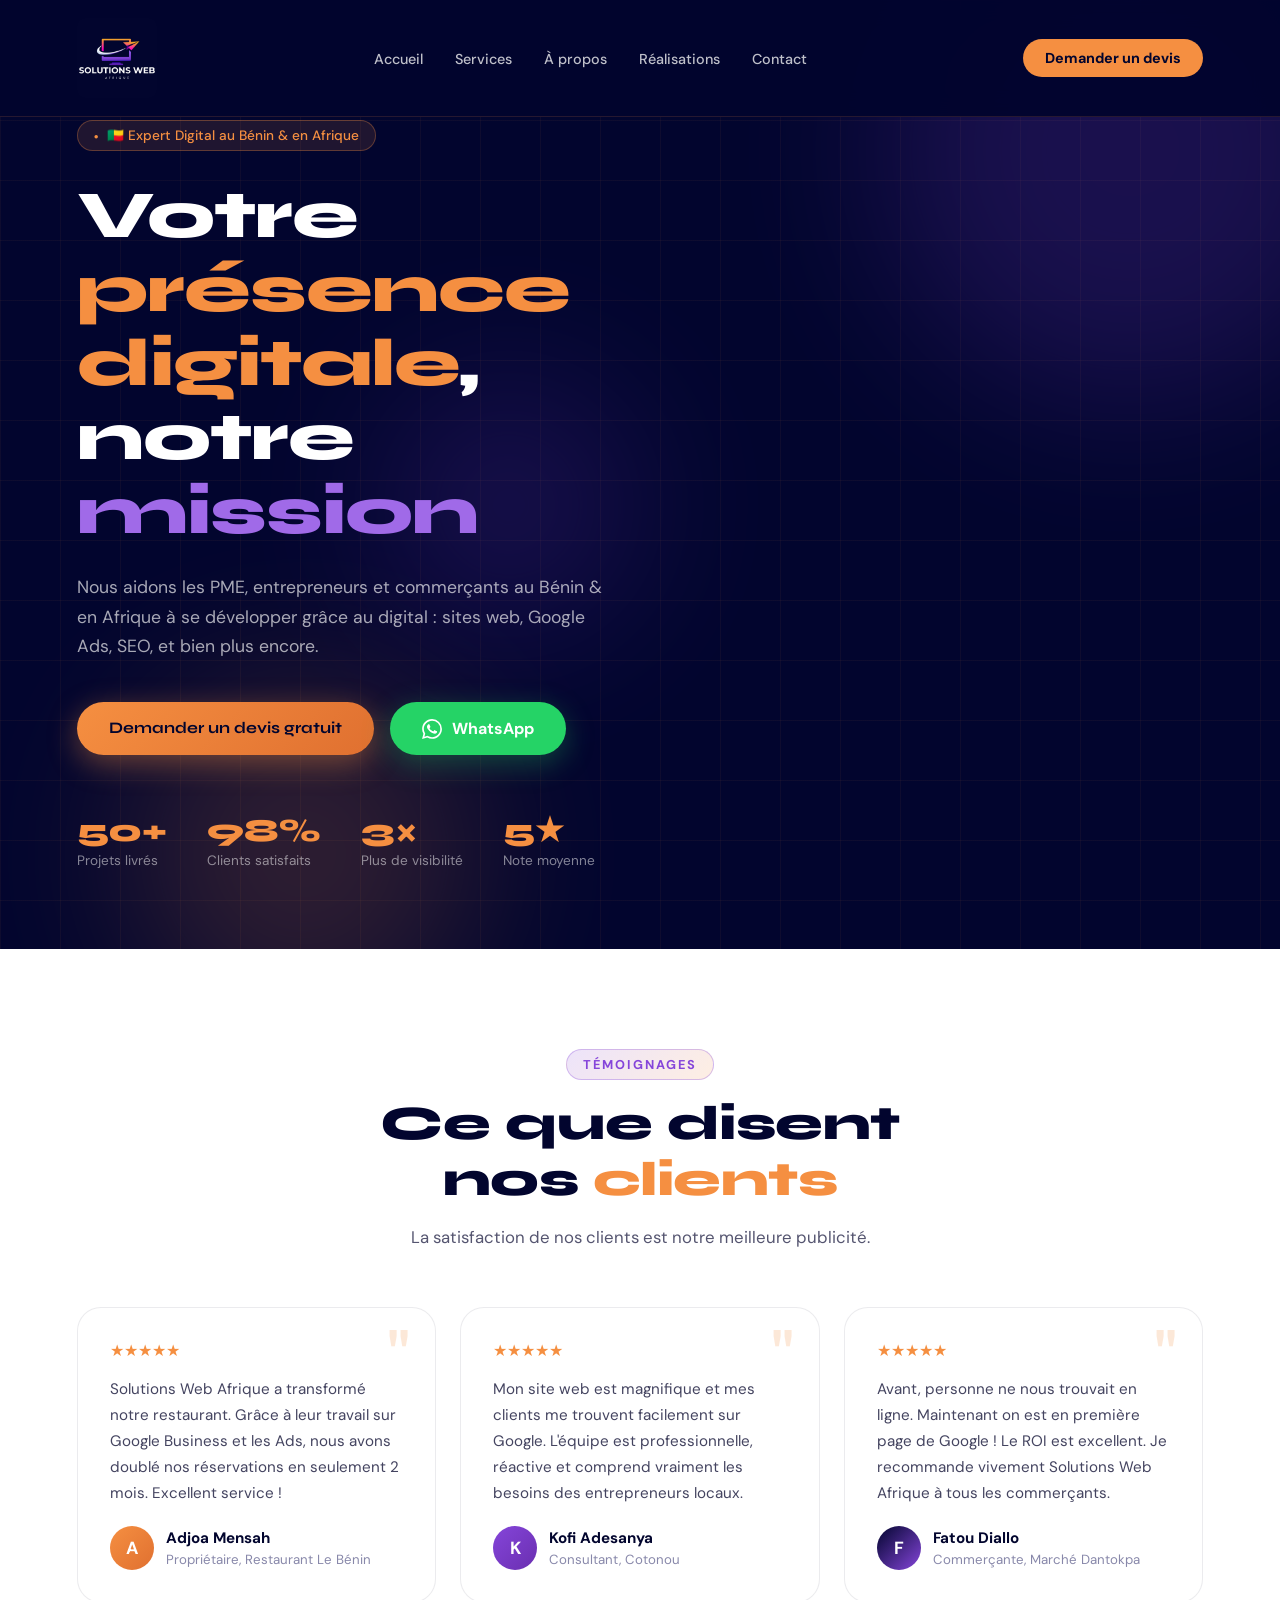
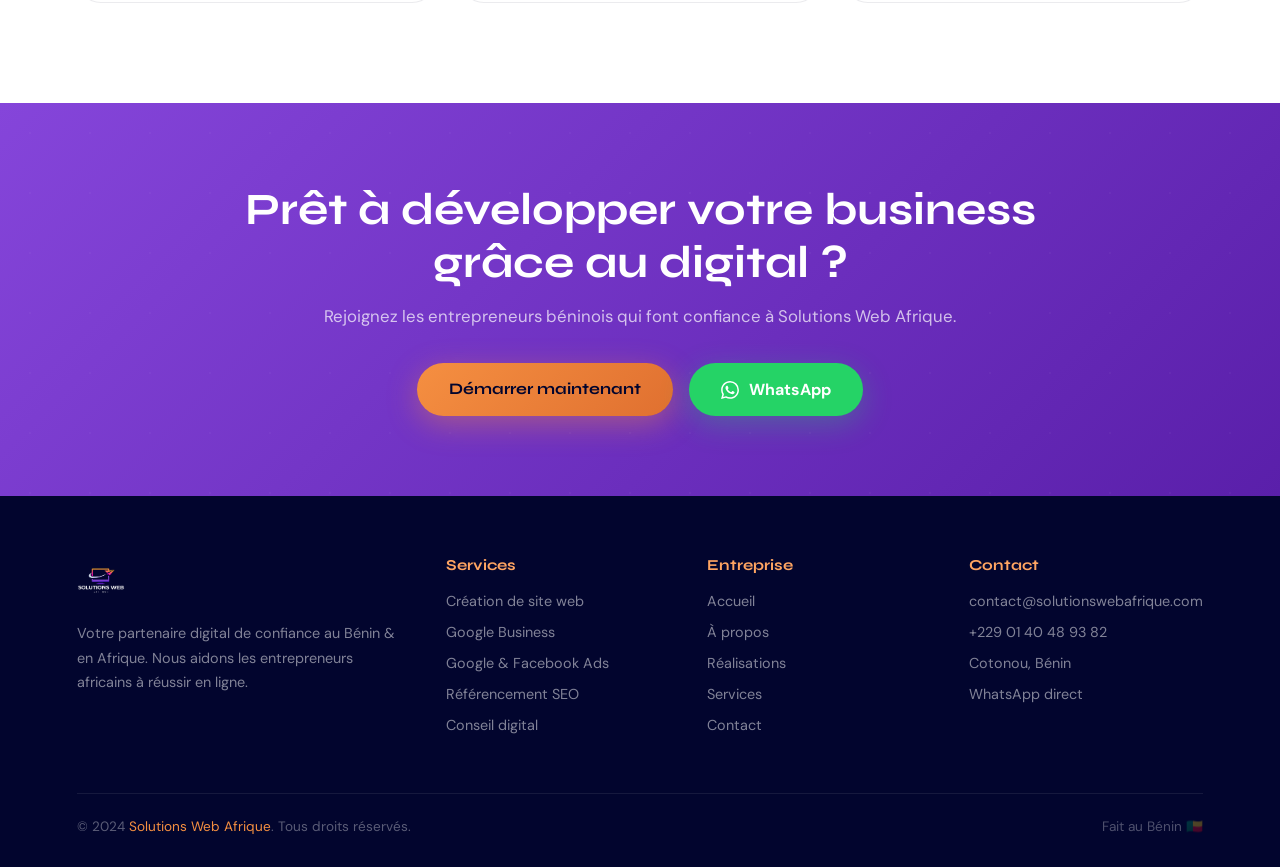
<file: index.html>
<!DOCTYPE html>
<html lang="fr">
<head>
<meta charset="UTF-8">
<meta name="viewport" content="width=device-width, initial-scale=1.0">
<title>Solutions Web Afrique – Votre Présence Digitale au Bénin</title>
<meta name="description" content="Solutions Web Afrique – Création de sites web, Google Ads, SEO et marketing digital pour entrepreneurs et PME au Bénin et en Afrique.">
<link rel="preconnect" href="https://fonts.googleapis.com">
<link href="https://fonts.googleapis.com/css2?family=Syne:wght@400;600;700;800&family=DM+Sans:ital,wght@0,300;0,400;0,500;1,400&display=swap" rel="stylesheet">
<link rel="stylesheet" href="style.css">
</head>
<body>

<!-- NAV -->
<nav id="navbar">
  <a href="#hero" style="display:flex;align-items:center;text-decoration:none;"><img src="[data-uri]" alt="Solutions Web Afrique" style="height:80px;width:auto;object-fit:contain;border-radius:8px;"></a>
   <ul class="nav-links">
    <li><a href="#">Accueil</a></li>
    <li><a href="./services.html">Services</a></li>
    <li><a href="./apropos.html">À propos</a></li>
    <li><a href="./Portfolio.html">Réalisations</a></li>
    <li><a href="./contact.html">Contact</a></li>
  </ul>
  <a href="./contact.html" class="nav-cta">Demander un devis</a>
  <div class="hamburger" id="hamburger" onclick="toggleMenu()">
    <span></span><span></span><span></span>
  </div>
</nav>

<!-- MOBILE MENU -->
<div class="mobile-menu" id="mobileMenu">
  <button class="mobile-close" onclick="toggleMenu()">✕</button>
    <a href="#" >Accueil</a>
  <a href="./services.html" >Services</a>
  <a href="./apropos.html" >À propos</a>
  <a href="./Portfolio.html" >Réalisations</a>
  <a href="./contact.html" >Contact</a>
</div>

<!-- HERO -->
<section id="hero">
  <div class="hero-bg">
    <div class="hero-grid"></div>
    <div class="blob blob-1"></div>
    <div class="blob blob-2"></div>
    <div class="blob blob-3"></div>
  </div>
  <div class="hero-content">
    <div class="hero-badge">🇧🇯 Expert Digital au Bénin &amp; en Afrique </div>
    <h1 class="hero-title">
      Votre <em>présence digitale</em>,<br>
      notre <span class="purple">mission</span>
    </h1>
    <p class="hero-sub">
      Nous aidons les PME, entrepreneurs et commerçants au Bénin  & en Afrique à se développer grâce au digital : sites web, Google Ads, SEO, et bien plus encore.
    </p>
    <div class="hero-btns">
      <a href="./contact.html" class="btn-primary"> Demander un devis gratuit</a>
      <a href="https://wa.me/22940489382" class="btn-whatsapp" target="_blank">
        <svg width="20" height="20" viewBox="0 0 24 24" fill="currentColor"><path d="M17.472 14.382c-.297-.149-1.758-.867-2.03-.967-.273-.099-.471-.148-.67.15-.197.297-.767.966-.94 1.164-.173.199-.347.223-.644.075-.297-.15-1.255-.463-2.39-1.475-.883-.788-1.48-1.761-1.653-2.059-.173-.297-.018-.458.13-.606.134-.133.298-.347.446-.52.149-.174.198-.298.298-.497.099-.198.05-.371-.025-.52-.075-.149-.669-1.612-.916-2.207-.242-.579-.487-.5-.669-.51-.173-.008-.371-.01-.57-.01-.198 0-.52.074-.792.372-.272.297-1.04 1.016-1.04 2.479 0 1.462 1.065 2.875 1.213 3.074.149.198 2.096 3.2 5.077 4.487.709.306 1.262.489 1.694.625.712.227 1.36.195 1.871.118.571-.085 1.758-.719 2.006-1.413.248-.694.248-1.289.173-1.413-.074-.124-.272-.198-.57-.347m-5.421 7.403h-.004a9.87 9.87 0 01-5.031-1.378l-.361-.214-3.741.982.998-3.648-.235-.374a9.86 9.86 0 01-1.51-5.26c.001-5.45 4.436-9.884 9.888-9.884 2.64 0 5.122 1.03 6.988 2.898a9.825 9.825 0 012.893 6.994c-.003 5.45-4.437 9.884-9.885 9.884m8.413-18.297A11.815 11.815 0 0012.05 0C5.495 0 .16 5.335.157 11.892c0 2.096.547 4.142 1.588 5.945L.057 24l6.305-1.654a11.882 11.882 0 005.683 1.448h.005c6.554 0 11.89-5.335 11.893-11.893a11.821 11.821 0 00-3.48-8.413z"/></svg>
        WhatsApp
      </a>
    </div>
    <div class="hero-stats">
      <div class="stat">
        <div class="stat-num">50+</div>
        <div class="stat-label">Projets livrés</div>
      </div>
      <div class="stat">
        <div class="stat-num">98%</div>
        <div class="stat-label">Clients satisfaits</div>
      </div>
      <div class="stat">
        <div class="stat-num">3×</div>
        <div class="stat-label">Plus de visibilité</div>
      </div>
      <div class="stat">
        <div class="stat-num">5★</div>
        <div class="stat-label">Note moyenne</div>
      </div>
    </div>
  </div>
</section>


<!-- TEMOIGNAGES -->
<section id="temoignages">
  <div class="reveal" style="text-align:center">
    <div class="section-label">Témoignages</div>
    <h2 class="section-title">Ce que disent<br>nos <em>clients</em></h2>
    <p class="section-sub" style="margin:0 auto 56px">La satisfaction de nos clients est notre meilleure publicité.</p>
  </div>
  <div class="testimonials-grid">
    <div class="testi-card reveal reveal-delay-1">
      <div class="testi-stars">★★★★★</div>
      <p class="testi-text">Solutions Web Afrique a transformé notre restaurant. Grâce à leur travail sur Google Business et les Ads, nous avons doublé nos réservations en seulement 2 mois. Excellent service !</p>
      <div class="testi-author">
        <div class="testi-avatar av-1">A</div>
        <div class="testi-info">
          <strong>Adjoa Mensah</strong>
          <span>Propriétaire, Restaurant Le Bénin</span>
        </div>
      </div>
    </div>

    <div class="testi-card reveal reveal-delay-2">
      <div class="testi-stars">★★★★★</div>
      <p class="testi-text">Mon site web est magnifique et mes clients me trouvent facilement sur Google. L'équipe est professionnelle, réactive et comprend vraiment les besoins des entrepreneurs locaux.</p>
      <div class="testi-author">
        <div class="testi-avatar av-2">K</div>
        <div class="testi-info">
          <strong>Kofi Adesanya</strong>
          <span>Consultant, Cotonou</span>
        </div>
      </div>
    </div>

    <div class="testi-card reveal reveal-delay-3">
      <div class="testi-stars">★★★★★</div>
      <p class="testi-text">Avant, personne ne nous trouvait en ligne. Maintenant on est en première page de Google ! Le ROI est excellent. Je recommande vivement Solutions Web Afrique à tous les commerçants.</p>
      <div class="testi-author">
        <div class="testi-avatar av-3">F</div>
        <div class="testi-info">
          <strong>Fatou Diallo</strong>
          <span>Commerçante, Marché Dantokpa</span>
        </div>
      </div>
    </div>
  </div>
</section>

<!-- CTA BAND -->
<div class="cta-band">
  <h2>Prêt à développer votre business<br>grâce au digital ?</h2>
  <p>Rejoignez les entrepreneurs béninois qui font confiance à Solutions Web Afrique.</p>
  <div class="hero-btns">
    <a href="#contact" class="btn-primary">Démarrer maintenant</a>
    <a href="https://wa.me/22940489382" class="btn-whatsapp" target="_blank">
      <svg width="18" height="18" viewBox="0 0 24 24" fill="currentColor"><path d="M17.472 14.382c-.297-.149-1.758-.867-2.03-.967-.273-.099-.471-.148-.67.15-.197.297-.767.966-.94 1.164-.173.199-.347.223-.644.075-.297-.15-1.255-.463-2.39-1.475-.883-.788-1.48-1.761-1.653-2.059-.173-.297-.018-.458.13-.606.134-.133.298-.347.446-.52.149-.174.198-.298.298-.497.099-.198.05-.371-.025-.52-.075-.149-.669-1.612-.916-2.207-.242-.579-.487-.5-.669-.51-.173-.008-.371-.01-.57-.01-.198 0-.52.074-.792.372-.272.297-1.04 1.016-1.04 2.479 0 1.462 1.065 2.875 1.213 3.074.149.198 2.096 3.2 5.077 4.487.709.306 1.262.489 1.694.625.712.227 1.36.195 1.871.118.571-.085 1.758-.719 2.006-1.413.248-.694.248-1.289.173-1.413-.074-.124-.272-.198-.57-.347m-5.421 7.403h-.004a9.87 9.87 0 01-5.031-1.378l-.361-.214-3.741.982.998-3.648-.235-.374a9.86 9.86 0 01-1.51-5.26c.001-5.45 4.436-9.884 9.888-9.884 2.64 0 5.122 1.03 6.988 2.898a9.825 9.825 0 012.893 6.994c-.003 5.45-4.437 9.884-9.885 9.884m8.413-18.297A11.815 11.815 0 0012.05 0C5.495 0 .16 5.335.157 11.892c0 2.096.547 4.142 1.588 5.945L.057 24l6.305-1.654a11.882 11.882 0 005.683 1.448h.005c6.554 0 11.89-5.335 11.893-11.893a11.821 11.821 0 00-3.48-8.413z"/></svg>
      WhatsApp
    </a>
  </div>
</div>


<!-- FOOTER -->
<footer>
  <div class="footer-top">
    <div class="footer-brand">
      <a href="#hero" style="display:inline-flex;align-items:center;text-decoration:none;"><img src="[data-uri]" alt="Solutions Web Afrique" style="height:48px;width:auto;object-fit:contain;border-radius:8px;"></a>
      <p>Votre partenaire digital de confiance au Bénin & en Afrique. Nous aidons les entrepreneurs africains à réussir en ligne.</p>

    </div>
    <div class="footer-col">
      <h4>Services</h4>
      <ul>
        <li><a href="./services.html">Création de site web</a></li>
        <li><a href="./services.html">Google Business</a></li>
        <li><a href="./services.html">Google &  Facebook Ads</a></li>
        <li><a href="./services.html">Référencement SEO</a></li>
        <li><a href="./services.html">Conseil digital</a></li>
      </ul>
    </div>
    <div class="footer-col">
      <h4>Entreprise</h4>
      <ul>
      <li><a href="#">Accueil</a></li>
        <li><a href="./apropos.html">À propos</a></li>
        <li><a href="./Portfolio.html">Réalisations</a></li>
        <li><a href="./services.html">Services</a></li>
        <li><a href="./contact.html">Contact</a></li>
      </ul>
    </div>
    <div class="footer-col">
      <h4>Contact</h4>
      <ul>
        <li><a href="mailto:contact@solutionswebafrique.com">contact@solutionswebafrique.com</a></li>
        <li><a href="tel:+2290140489382">+229 01 40 48 93 82 </a></li>
        <li><a href="#">Cotonou, Bénin</a></li>
        <li><a href="https://wa.me/22940489382">WhatsApp direct</a></li>
      </ul>
    </div>
  </div>
  <div class="footer-bottom">
    <p>© 2024 <span>Solutions Web Afrique</span>. Tous droits réservés.</p>
    <p style="color:rgba(255,255,255,.3)">Fait au Bénin 🇧🇯</p>
  </div>
</footer>

<!-- SCROLL TOP -->
<button class="scroll-top" id="scrollTop" onclick="window.scrollTo({top:0,behavior:'smooth'})">↑</button>
<script src="script.js"></script>
</body>
</html>
</file>
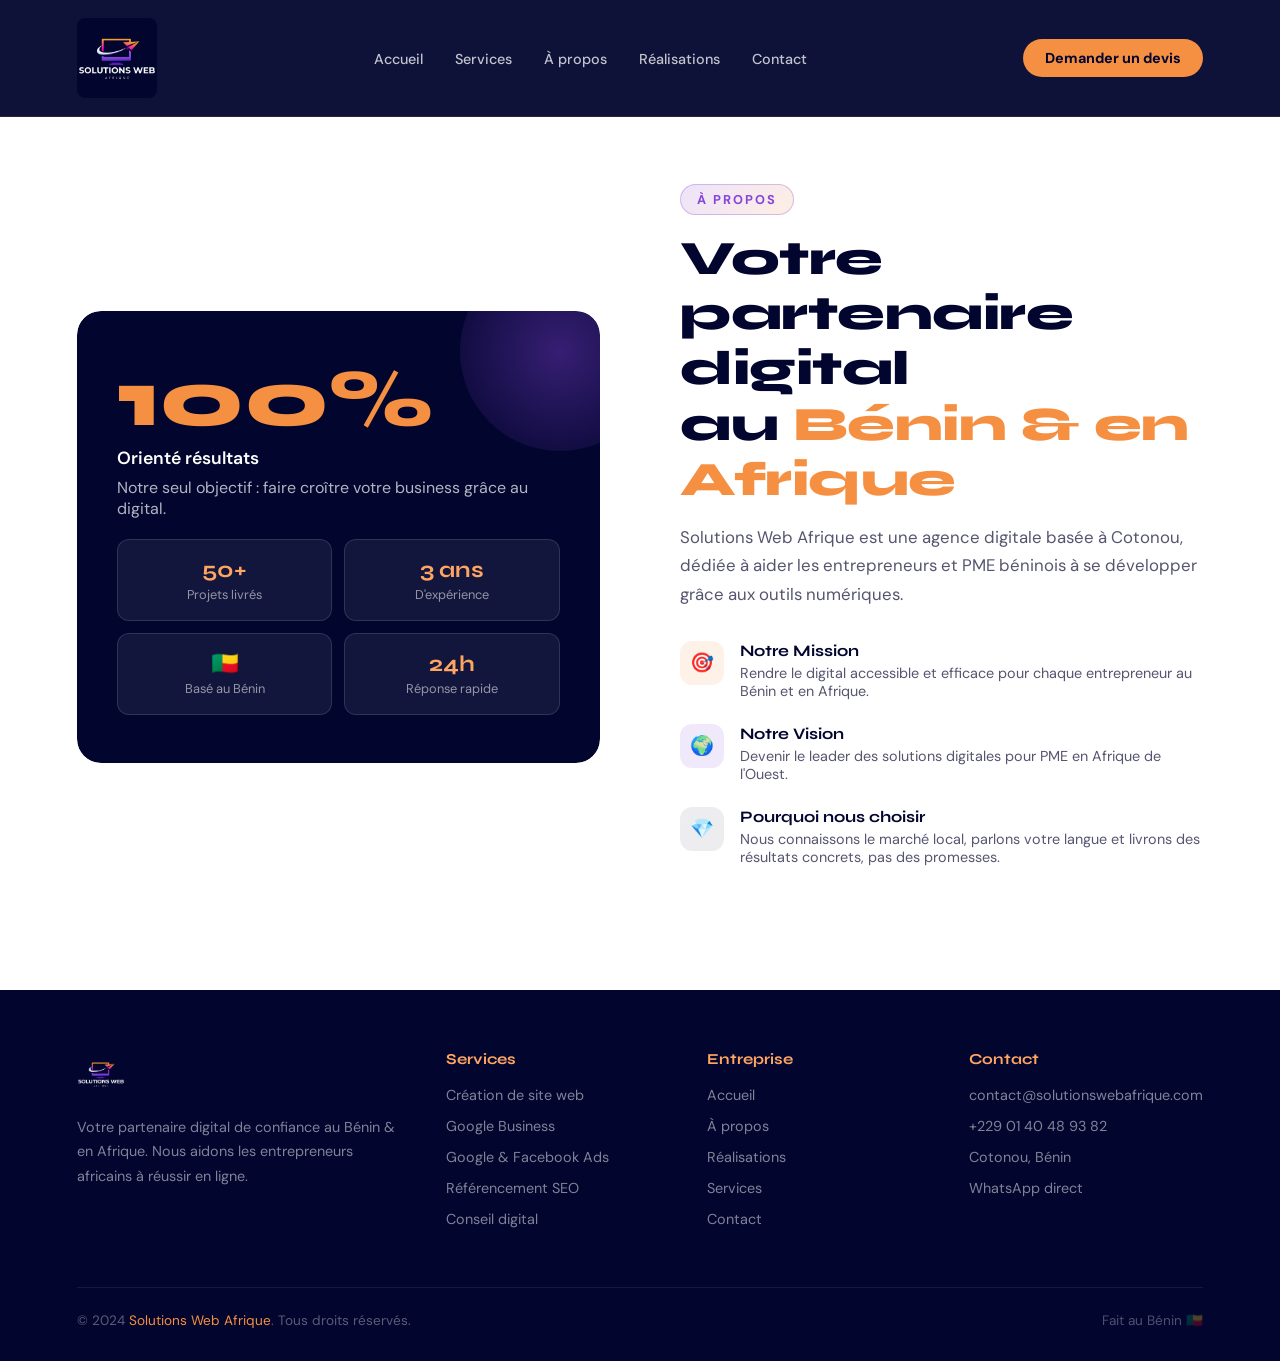
<file: apropos.html>
<!DOCTYPE html>
<html lang="fr">
<head>
<meta charset="UTF-8">
<meta name="viewport" content="width=device-width, initial-scale=1.0">
<title>Solutions Web Afrique – Votre Présence Digitale au Bénin</title>
<meta name="description" content="Solutions Web Afrique – Création de sites web, Google Ads, SEO et marketing digital pour entrepreneurs et PME au Bénin et en Afrique.">
<link rel="preconnect" href="https://fonts.googleapis.com">
<link href="https://fonts.googleapis.com/css2?family=Syne:wght@400;600;700;800&family=DM+Sans:ital,wght@0,300;0,400;0,500;1,400&display=swap" rel="stylesheet">
<link rel="stylesheet" href="style.css">
</head>
<body>

<!-- NAV -->
<nav id="navbar">
  <a href="#hero" style="display:flex;align-items:center;text-decoration:none;"><img src="[data-uri]" alt="Solutions Web Afrique" style="height:80px;width:auto;object-fit:contain;border-radius:8px;"></a>
   <ul class="nav-links">
    <li><a href="./index.html">Accueil</a></li>
    <li><a href="./services.html">Services</a></li>
    <li><a href="#">À propos</a></li>
    <li><a href="./Portfolio.html">Réalisations</a></li>
    <li><a href="./contact.html">Contact</a></li>
  </ul>
  <a href="./contact.html" class="nav-cta">Demander un devis</a>
  <div class="hamburger" id="hamburger" onclick="toggleMenu()">
    <span></span><span></span><span></span>
  </div>
</nav>

<!-- MOBILE MENU -->
<div class="mobile-menu" id="mobileMenu">
  <button class="mobile-close" onclick="toggleMenu()">✕</button>
    <a href="./index.html" >Accueil</a>
  <a href="./services.html" >Services</a>
  <a href="./apropos.html" >À propos</a>
  <a href="./Portfolio.html" >Réalisations</a>
  <a href="./contact.html" >Contact</a>
</div>
</br>
</br>
</br>
</br>
<!-- ABOUT -->
<section id="about">
  <div class="about-visual reveal">
    <div class="about-card-main">
      <div class="about-big-text">100%</div>
      <p style="font-size:1.1rem; font-weight:600; color:var(--white); margin-bottom:8px;">Orienté résultats</p>
      <p>Notre seul objectif : faire croître votre business grâce au digital.</p>
      <div class="about-badges">
        <div class="about-badge"><strong>50+</strong><span>Projets livrés</span></div>
        <div class="about-badge"><strong>3 ans</strong><span>D'expérience</span></div>
        <div class="about-badge"><strong>🇧🇯</strong><span>Basé au Bénin</span></div>
        <div class="about-badge"><strong>24h</strong><span>Réponse rapide</span></div>
      </div>
    </div>
  </div>

  <div class="about-text reveal reveal-delay-2">
    <div class="section-label">À propos</div>
    <h2 class="section-title">Votre partenaire digital<br>au <em>Bénin & en Afrique</em></h2>
    <p class="section-sub">Solutions Web Afrique est une agence digitale basée à Cotonou, dédiée à aider les entrepreneurs et PME béninois à se développer grâce aux outils numériques.</p>

    <ul class="values-list">
      <li>
        <div class="val-icon" style="background:rgba(245,143,65,0.12)">🎯</div>
        <div class="val-text">
          <h4>Notre Mission</h4>
          <p>Rendre le digital accessible et efficace pour chaque entrepreneur au Bénin et en Afrique.</p>
        </div>
      </li>
      <li>
        <div class="val-icon" style="background:rgba(133,69,218,0.12)">🌍</div>
        <div class="val-text">
          <h4>Notre Vision</h4>
          <p>Devenir le leader des solutions digitales pour PME en Afrique de l'Ouest.</p>
        </div>
      </li>
      <li>
        <div class="val-icon" style="background:rgba(2,5,46,0.07)">💎</div>
        <div class="val-text">
          <h4>Pourquoi nous choisir</h4>
          <p>Nous connaissons le marché local, parlons votre langue et livrons des résultats concrets, pas des promesses.</p>
        </div>
      </li>
    </ul>
  </div>
</section>


<!-- FOOTER -->
<footer>
  <div class="footer-top">
    <div class="footer-brand">
      <a href="#hero" style="display:inline-flex;align-items:center;text-decoration:none;"><img src="[data-uri]" alt="Solutions Web Afrique" style="height:48px;width:auto;object-fit:contain;border-radius:8px;"></a>
      <p>Votre partenaire digital de confiance au Bénin & en Afrique. Nous aidons les entrepreneurs africains à réussir en ligne.</p>

    </div>
    <div class="footer-col">
      <h4>Services</h4>
      <ul>
        <li><a href="./services.html">Création de site web</a></li>
        <li><a href="./services.html">Google Business</a></li>
        <li><a href="./services.html">Google & Facebook Ads</a></li>
        <li><a href="./services.html">Référencement SEO</a></li>
        <li><a href="./services.html">Conseil digital</a></li>
      </ul>
    </div>
    <div class="footer-col">
      <h4>Entreprise</h4>
      <ul>
        <li><a href="./index.html">Accueil</a></li>
        <li><a href="#">À propos</a></li>
        <li><a href="./Portfolio.html">Réalisations</a></li>
        <li><a href="./services.html">Services</a></li>
        <li><a href="./contact.html">Contact</a></li>
      </ul>
    </div>
    <div class="footer-col">
      <h4>Contact</h4>
      <ul>
        <li><a href="mailto:contact@solutionswebafrique.com">contact@solutionswebafrique.com</a></li>
        <li><a href="tel:+2290140489382">+229 01 40 48 93 82 </a></li>
        <li><a href="#">Cotonou, Bénin</a></li>
        <li><a href="https://wa.me/22940489382">WhatsApp direct</a></li>
      </ul>
    </div>
  </div>
  <div class="footer-bottom">
    <p>© 2024 <span>Solutions Web Afrique</span>. Tous droits réservés.</p>
    <p style="color:rgba(255,255,255,.3)">Fait au Bénin 🇧🇯</p>
  </div>
</footer>

<!-- SCROLL TOP -->
<button class="scroll-top" id="scrollTop" onclick="window.scrollTo({top:0,behavior:'smooth'})">↑</button>
<script src="script.js"></script>
</body>
</html>
</file>
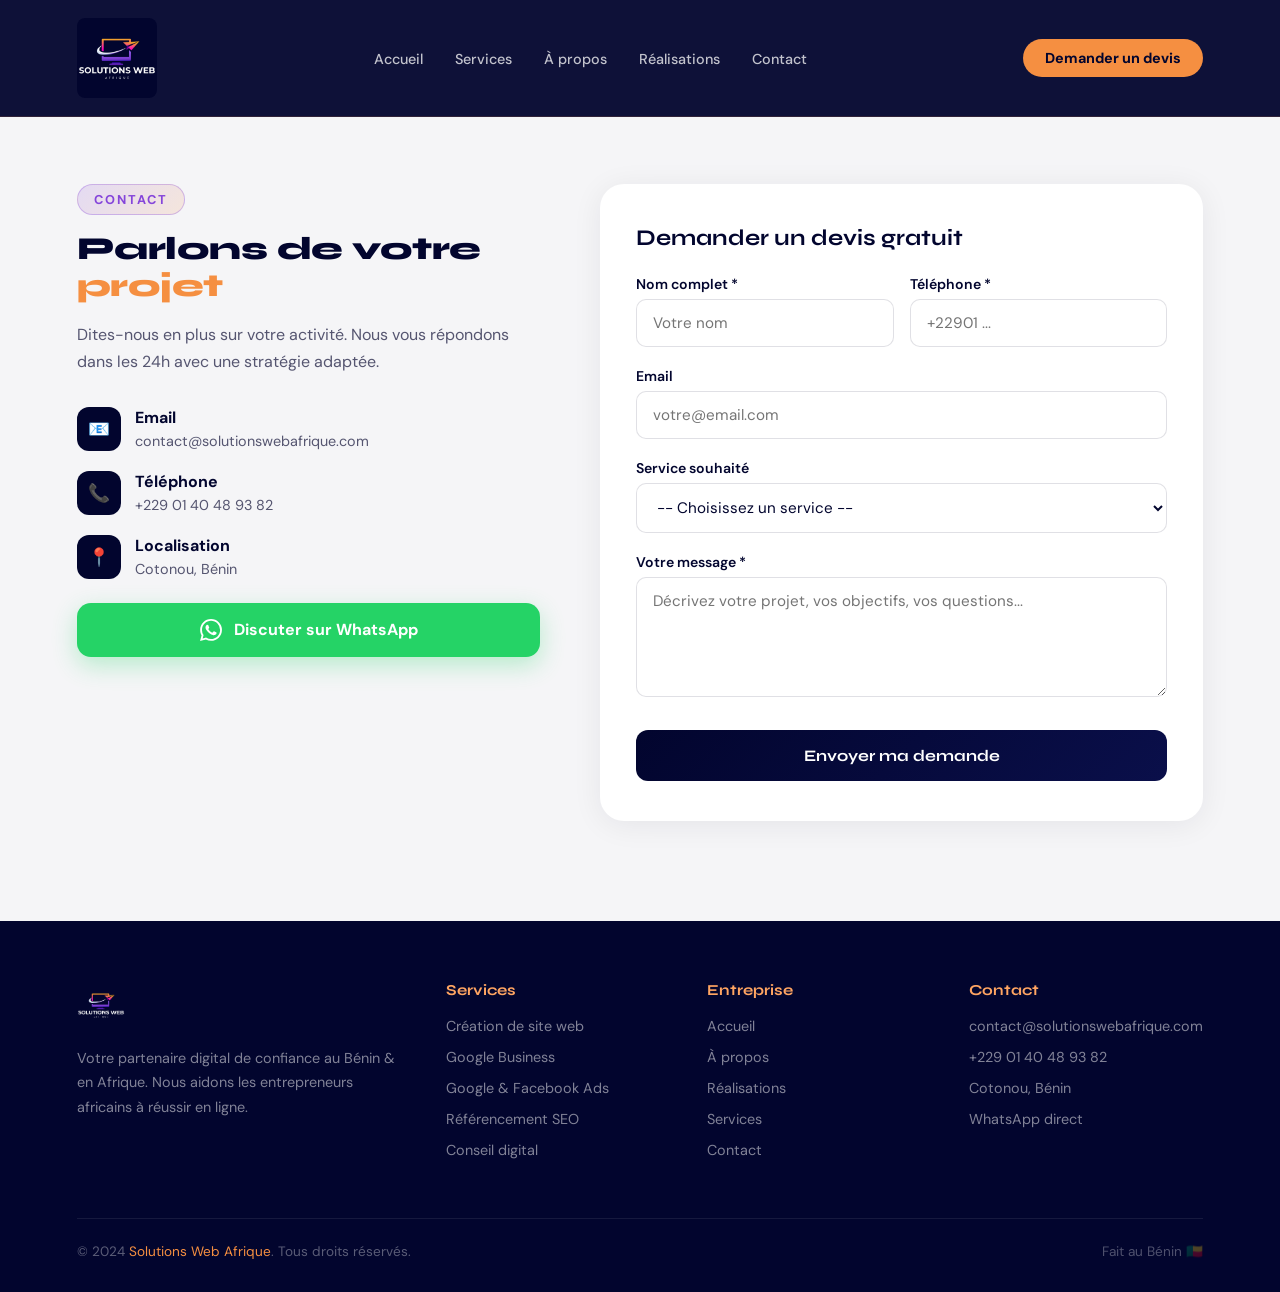
<file: contact.html>
<!DOCTYPE html>
<html lang="fr">
<head>
<meta charset="UTF-8">
<meta name="viewport" content="width=device-width, initial-scale=1.0">
<title>Solutions Web Afrique – Votre Présence Digitale au Bénin</title>
<meta name="description" content="Solutions Web Afrique – Création de sites web, Google Ads, SEO et marketing digital pour entrepreneurs et PME au Bénin et en Afrique.">
<link rel="preconnect" href="https://fonts.googleapis.com">
<link href="https://fonts.googleapis.com/css2?family=Syne:wght@400;600;700;800&family=DM+Sans:ital,wght@0,300;0,400;0,500;1,400&display=swap" rel="stylesheet">
<link rel="stylesheet" href="style.css">
</head>
<body>

<!-- NAV -->
<nav id="navbar">
  <a href="#hero" style="display:flex;align-items:center;text-decoration:none;"><img src="[data-uri]" alt="Solutions Web Afrique" style="height:80px;width:auto;object-fit:contain;border-radius:8px;"></a>
   <ul class="nav-links">
    <li><a href="./index.html">Accueil</a></li>
    <li><a href="./services.html">Services</a></li>
    <li><a href="./apropos.html">À propos</a></li>
    <li><a href="./Portfolio.html">Réalisations</a></li>
    <li><a href="#">Contact</a></li>
  </ul>
  <a href="./contact.html" class="nav-cta">Demander un devis</a>
  <div class="hamburger" id="hamburger" onclick="toggleMenu()">
    <span></span><span></span><span></span>
  </div>
</nav>

<!-- MOBILE MENU -->
<div class="mobile-menu" id="mobileMenu">
  <button class="mobile-close" onclick="toggleMenu()">✕</button>
    <a href="./index.html" >Accueil</a>
  <a href="./services.html" >Services</a>
  <a href="./apropos.html" >À propos</a>
  <a href="./Portfolio.html" >Réalisations</a>
  <a href="#" >Contact</a>
</div>

</br>
</br>
</br>
</br>

<!-- CONTACT -->
<section id="contact">
  <div class="contact-wrapper">
    <div class="contact-info reveal">
      <div class="section-label">Contact</div>
      <h3 class="section-title" style="font-size:2rem">Parlons de votre<br><em>projet</em></h3>
      <p>Dites-nous en plus sur votre activité. Nous vous répondons dans les 24h avec une stratégie adaptée.</p>

      <div class="contact-item">
        <div class="contact-icon">📧</div>
        <div>
          <strong>Email</strong>
          <span>contact@solutionswebafrique.com</span>
        </div>
      </div>
      <div class="contact-item">
        <div class="contact-icon">📞</div>
        <div>
          <strong>Téléphone</strong>
          <span>+229 01 40 48 93 82</span>
        </div>
      </div>
      <div class="contact-item">
        <div class="contact-icon">📍</div>
        <div>
          <strong>Localisation</strong>
          <span>Cotonou, Bénin</span>
        </div>
      </div>

      <a href="https://wa.me/22940489382" class="btn-whatsapp-full" target="_blank">
        <svg width="22" height="22" viewBox="0 0 24 24" fill="currentColor"><path d="M17.472 14.382c-.297-.149-1.758-.867-2.03-.967-.273-.099-.471-.148-.67.15-.197.297-.767.966-.94 1.164-.173.199-.347.223-.644.075-.297-.15-1.255-.463-2.39-1.475-.883-.788-1.48-1.761-1.653-2.059-.173-.297-.018-.458.13-.606.134-.133.298-.347.446-.52.149-.174.198-.298.298-.497.099-.198.05-.371-.025-.52-.075-.149-.669-1.612-.916-2.207-.242-.579-.487-.5-.669-.51-.173-.008-.371-.01-.57-.01-.198 0-.52.074-.792.372-.272.297-1.04 1.016-1.04 2.479 0 1.462 1.065 2.875 1.213 3.074.149.198 2.096 3.2 5.077 4.487.709.306 1.262.489 1.694.625.712.227 1.36.195 1.871.118.571-.085 1.758-.719 2.006-1.413.248-.694.248-1.289.173-1.413-.074-.124-.272-.198-.57-.347m-5.421 7.403h-.004a9.87 9.87 0 01-5.031-1.378l-.361-.214-3.741.982.998-3.648-.235-.374a9.86 9.86 0 01-1.51-5.26c.001-5.45 4.436-9.884 9.888-9.884 2.64 0 5.122 1.03 6.988 2.898a9.825 9.825 0 012.893 6.994c-.003 5.45-4.437 9.884-9.885 9.884m8.413-18.297A11.815 11.815 0 0012.05 0C5.495 0 .16 5.335.157 11.892c0 2.096.547 4.142 1.588 5.945L.057 24l6.305-1.654a11.882 11.882 0 005.683 1.448h.005c6.554 0 11.89-5.335 11.893-11.893a11.821 11.821 0 00-3.48-8.413z"/></svg>
        Discuter sur WhatsApp
      </a>
    </div>

    <div class="contact-form reveal reveal-delay-2">
      <h3>Demander un devis gratuit</h3>
      <div id="formContainer">
        <div class="form-row">
          <div class="form-group">
            <label for="nom">Nom complet *</label>
            <input type="text" id="nom" placeholder="Votre nom" required>
          </div>
          <div class="form-group">
            <label for="tel">Téléphone *</label>
            <input type="tel" id="tel" placeholder="+22901 ..." required>
          </div>
        </div>
        <div class="form-group">
          <label for="email">Email </label>
          <input type="email" id="email" placeholder="votre@email.com" >
        </div>
        <div class="form-group">
          <label for="service">Service souhaité</label>
          <select id="service">
            <option value="">-- Choisissez un service --</option>
            <option>Création de site web</option>
            <option>Google Business Profile</option>
            <option>Campagnes Google Ads</option>
            <option>Campagnes Facebook Ads</option>
            <option>Référencement SEO</option>
            <option>Conseil en marketing digital</option>
            <option>Pack Complet Digital</option>
          </select>
        </div>
        <div class="form-group">
          <label for="message">Votre message *</label>
          <textarea id="message" placeholder="Décrivez votre projet, vos objectifs, vos questions..."></textarea>
        </div>
        <button class="btn-submit" onclick="submitForm()"><span>Envoyer ma demande</span></button>
      </div>
      <div class="form-success" id="formSuccess">
        ✅ Merci ! Nous vous répondons dans les 24h.
      </div>
    </div>
  </div>
</section>

<!-- FOOTER -->
<footer>
  <div class="footer-top">
    <div class="footer-brand">
      <a href="#hero" style="display:inline-flex;align-items:center;text-decoration:none;"><img src="[data-uri]" alt="Solutions Web Afrique" style="height:48px;width:auto;object-fit:contain;border-radius:8px;"></a>
      <p>Votre partenaire digital de confiance au Bénin & en Afrique. Nous aidons les entrepreneurs africains à réussir en ligne.</p>
 
    </div>
    <div class="footer-col">
      <h4>Services</h4>
      <ul>
        <li><a href="./services.html">Création de site web</a></li>
        <li><a href="./services.html">Google Business</a></li>
        <li><a href="./services.html">Google &  Facebook Ads</a></li>
        <li><a href="./services.html">Référencement SEO</a></li>
        <li><a href="./services.html">Conseil digital</a></li>
      </ul>
    </div>
    <div class="footer-col">
      <h4>Entreprise</h4>
      <ul>
      <li><a href="./index.html">Accueil</a></li>
        <li><a href="./apropos.html">À propos</a></li>
        <li><a href="./Portfolio.html">Réalisations</a></li>
        <li><a href="./services.html">Services</a></li>
        <li><a href="#">Contact</a></li>
      </ul>
    </div>
    <div class="footer-col">
      <h4>Contact</h4>
      <ul>
        <li><a href="mailto:contact@solutionswebafrique.com">contact@solutionswebafrique.com</a></li>
        <li><a href="tel:+2290140489382">+229 01 40 48 93 82 </a></li>
        <li><a href="#">Cotonou, Bénin</a></li>
        <li><a href="https://wa.me/22940489382">WhatsApp direct</a></li>
      </ul>
    </div>
  </div>
  <div class="footer-bottom">
    <p>© 2024 <span>Solutions Web Afrique</span>. Tous droits réservés.</p>
    <p style="color:rgba(255,255,255,.3)">Fait au Bénin 🇧🇯</p>
  </div>
</footer>

<!-- SCROLL TOP -->
<button class="scroll-top" id="scrollTop" onclick="window.scrollTo({top:0,behavior:'smooth'})">↑</button>
<script src="script.js"></script>
</body>
</html>
</file>
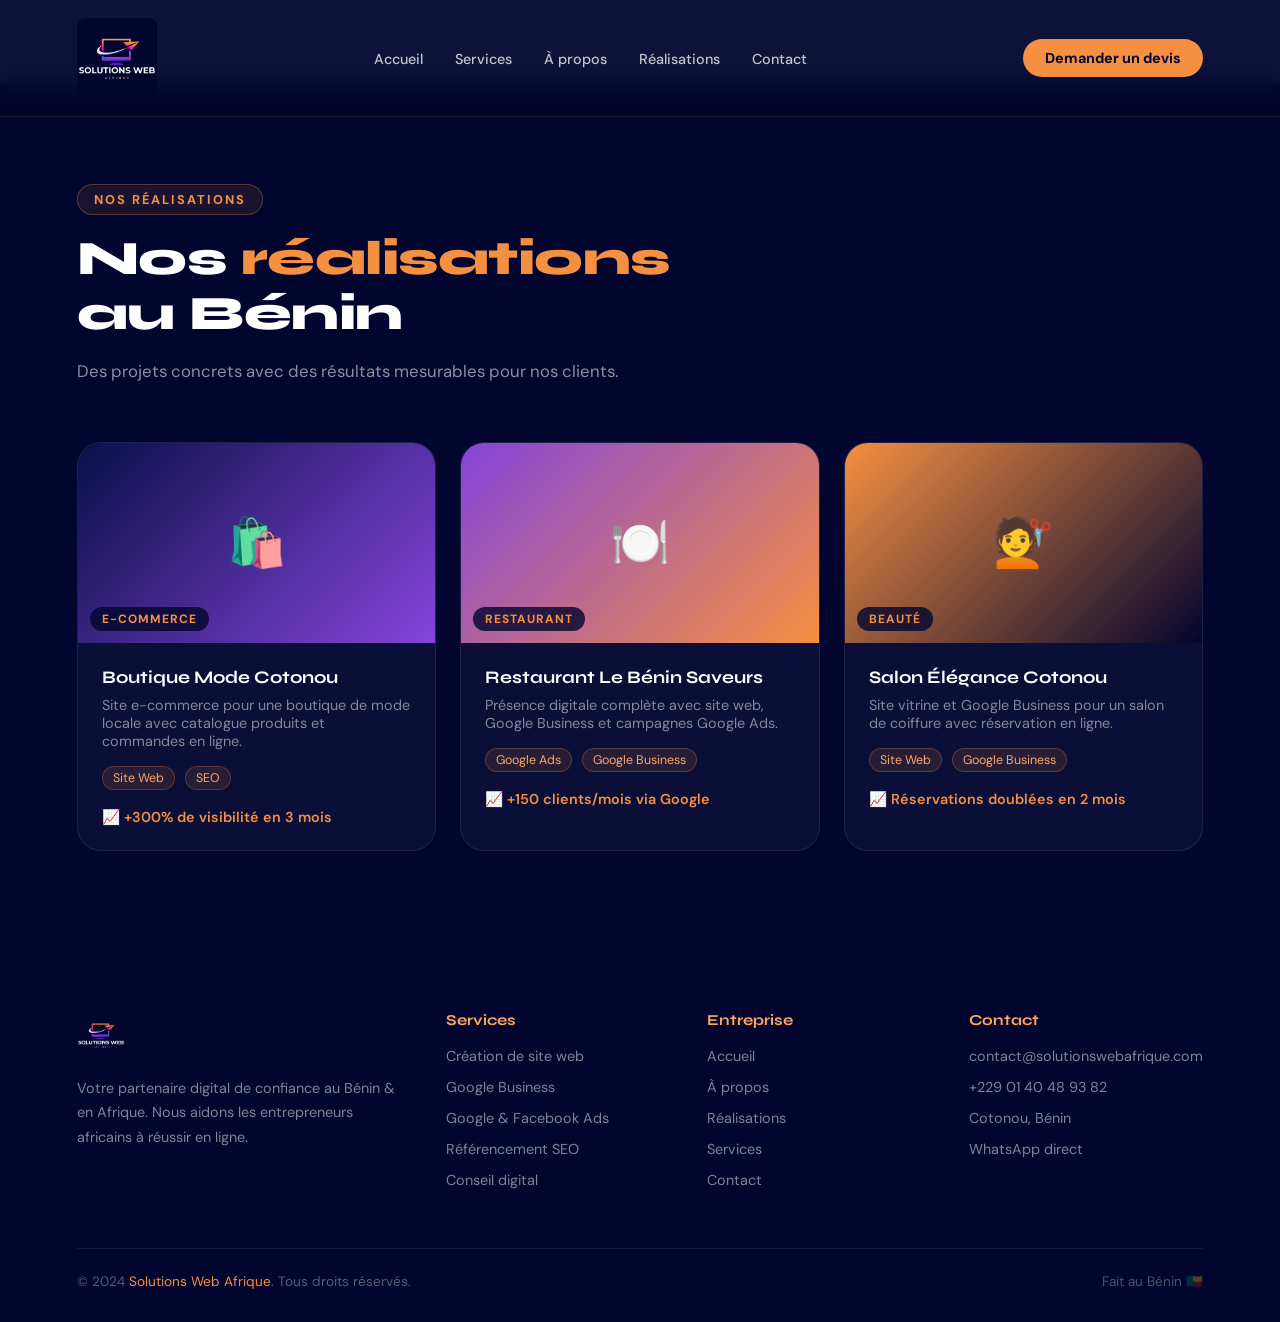
<file: Portfolio.html>
<!DOCTYPE html>
<html lang="fr">
<head>
<meta charset="UTF-8">
<meta name="viewport" content="width=device-width, initial-scale=1.0">
<title>Solutions Web Afrique – Votre Présence Digitale au Bénin</title>
<meta name="description" content="Solutions Web Afrique – Création de sites web, Google Ads, SEO et marketing digital pour entrepreneurs et PME au Bénin et en Afrique.">
<link rel="preconnect" href="https://fonts.googleapis.com">
<link href="https://fonts.googleapis.com/css2?family=Syne:wght@400;600;700;800&family=DM+Sans:ital,wght@0,300;0,400;0,500;1,400&display=swap" rel="stylesheet">
<link rel="stylesheet" href="style.css">
</head>
<body>

<!-- NAV -->
<nav id="navbar">
  <a href="#hero" style="display:flex;align-items:center;text-decoration:none;"><img src="[data-uri]" alt="Solutions Web Afrique" style="height:80px;width:auto;object-fit:contain;border-radius:8px;"></a>
   <ul class="nav-links">
    <li><a href="./index.html">Accueil</a></li>
    <li><a href="./services.html">Services</a></li>
    <li><a href="./apropos.html">À propos</a></li>
    <li><a href="#">Réalisations</a></li>
    <li><a href="./contact.html">Contact</a></li>
  </ul>
  <a href="./contact.html" class="nav-cta">Demander un devis</a>
  <div class="hamburger" id="hamburger" onclick="toggleMenu()">
    <span></span><span></span><span></span>
  </div>
</nav>

<!-- MOBILE MENU -->
<div class="mobile-menu" id="mobileMenu">
  <button class="mobile-close" onclick="toggleMenu()">✕</button>
  <a href="./index.html" >Accueil</a>
  <a href="./services.html" >Services</a>
  <a href="./apropos.html" >À propos</a>
  <a href="#" >Réalisations</a>
  <a href="./contact.html">Contact</a>
</div>

</br>
</br>
</br>
</br>
<!-- PORTFOLIO -->
<section id="portfolio">
  <div class="reveal">
    <div class="section-label">Nos réalisations</div>
    <h2 class="section-title" style="color:var(--white)">Nos <em>réalisations</em><br>au Bénin</h2>
    <p class="section-sub">Des projets concrets avec des résultats mesurables pour nos clients.</p>
  </div>
  <div class="portfolio-grid">
    <div class="portfolio-card reveal reveal-delay-1">
      <div class="portfolio-thumb port-1">
        🛍️
        <span class="port-label">E-commerce</span>
      </div>
      <div class="portfolio-card-body">
        <h3>Boutique Mode Cotonou</h3>
        <p>Site e-commerce pour une boutique de mode locale avec catalogue produits et commandes en ligne.</p>
        <span class="port-tag">Site Web</span>
        <span class="port-tag">SEO</span>
        <div style="margin-top:12px; color:var(--orange); font-size:.9rem; font-weight:600">📈 +300% de visibilité en 3 mois</div>
      </div>
    </div>

    <div class="portfolio-card reveal reveal-delay-2">
      <div class="portfolio-thumb port-2">
        🍽️
        <span class="port-label">Restaurant</span>
      </div>
      <div class="portfolio-card-body">
        <h3>Restaurant Le Bénin Saveurs</h3>
        <p>Présence digitale complète avec site web, Google Business et campagnes Google Ads.</p>
        <span class="port-tag">Google Ads</span>
        <span class="port-tag">Google Business</span>
        <div style="margin-top:12px; color:var(--orange); font-size:.9rem; font-weight:600">📈 +150 clients/mois via Google</div>
      </div>
    </div>

    <div class="portfolio-card reveal reveal-delay-3">
      <div class="portfolio-thumb port-3">
        💇
        <span class="port-label">Beauté</span>
      </div>
      <div class="portfolio-card-body">
        <h3>Salon Élégance Cotonou</h3>
        <p>Site vitrine et Google Business pour un salon de coiffure avec réservation en ligne.</p>
        <span class="port-tag">Site Web</span>
        <span class="port-tag">Google Business</span>
        <div style="margin-top:12px; color:var(--orange); font-size:.9rem; font-weight:600">📈 Réservations doublées en 2 mois</div>
      </div>
    </div>
  </div>
</section>

<!-- FOOTER -->
<footer>
  <div class="footer-top">
    <div class="footer-brand">
      <a href="#hero" style="display:inline-flex;align-items:center;text-decoration:none;"><img src="[data-uri]" alt="Solutions Web Afrique" style="height:48px;width:auto;object-fit:contain;border-radius:8px;"></a>
      <p>Votre partenaire digital de confiance au Bénin & en Afrique. Nous aidons les entrepreneurs africains à réussir en ligne.</p>
   
    </div>
    <div class="footer-col">
      <h4>Services</h4>
      <ul>
        <li><a href="./services.html">Création de site web</a></li>
        <li><a href="./services.html">Google Business</a></li>
        <li><a href="./services.html">Google &  Facebook Ads</a></li>
        <li><a href="./services.html">Référencement SEO</a></li>
        <li><a href="./services.html">Conseil digital</a></li>
      </ul>
    </div>
    <div class="footer-col">
      <h4>Entreprise</h4>
      <ul>
        <li><a href="./index.html">Accueil</a></li>
        <li><a href="./apropos.html">À propos</a></li>
        <li><a href="#">Réalisations</a></li>
        <li><a href="./services.html">Services</a></li>
        <li><a href="./contact.html">Contact</a></li>
      </ul>
    </div>
    <div class="footer-col">
      <h4>Contact</h4>
      <ul>
        <li><a href="mailto:contact@solutionswebafrique.com">contact@solutionswebafrique.com</a></li>
        <li><a href="tel:+220140489382">+229 01 40 48 93 82 </a></li>
        <li><a href="#">Cotonou, Bénin</a></li>
        <li><a href="https://wa.me/22940489382">WhatsApp direct</a></li>
      </ul>
    </div>
  </div>
  <div class="footer-bottom">
    <p>© 2024 <span>Solutions Web Afrique</span>. Tous droits réservés.</p>
    <p style="color:rgba(255,255,255,.3)">Fait au Bénin 🇧🇯</p>
  </div>
</footer>

<!-- SCROLL TOP -->
<button class="scroll-top" id="scrollTop" onclick="window.scrollTo({top:0,behavior:'smooth'})">↑</button>
<script src="script.js"></script>
</body>
</html>
</file>
<file: style.css>
:root {
    --navy: #02052e;
    --orange: #f58f41;
    --purple: #8545da;
    --white: #ffffff;
    --navy-light: #0a0f4a;
    --orange-light: #ffa562;
    --purple-light: #a06ae8;
    --gray: #f5f5f7;
    --text-light: #8888aa;
    --radius: 16px;
    --radius-lg: 24px;
  }

  * { margin: 0; padding: 0; box-sizing: border-box; }

  html { scroll-behavior: smooth; }

  body {
    font-family: 'DM Sans', sans-serif;
    background: var(--white);
    color: var(--navy);
    overflow-x: hidden;
  }

  h1, h2, h3, h4 { font-family: 'Syne', sans-serif; }

  /* ─── NAV ─── */
  nav {
    position: fixed; top: 0; left: 0; right: 0; z-index: 1000;
    display: flex; align-items: center; justify-content: space-between;
    padding: 18px 6%;
    background: rgba(2,5,46,0.95);
    backdrop-filter: blur(12px);
    border-bottom: 1px solid rgba(245,143,65,0.15);
    transition: all .3s;
  }
  .logo {
    font-family: 'Syne', sans-serif;
    font-size: 1.25rem; font-weight: 800;
    color: var(--white);
    letter-spacing: -0.5px;
  }
  .logo span { color: var(--orange); }

  .nav-links { display: flex; gap: 32px; list-style: none; }
  .nav-links a {
    color: rgba(255,255,255,0.75); text-decoration: none;
    font-size: .9rem; font-weight: 500;
    transition: color .2s;
  }
  .nav-links a:hover { color: var(--orange); }

  .nav-cta {
    background: var(--orange);
    color: var(--navy); font-weight: 700;
    padding: 10px 22px; border-radius: 50px;
    text-decoration: none; font-size: .9rem;
    transition: all .2s;
    white-space: nowrap;
  }
  .nav-cta:hover { background: var(--orange-light); transform: translateY(-1px); }

  .hamburger { display: none; flex-direction: column; gap: 5px; cursor: pointer; }
  .hamburger span { width: 24px; height: 2px; background: var(--white); border-radius: 2px; transition: all .3s; }

  /* ─── HERO ─── */
  #hero {
    min-height: 100vh;
    background: var(--navy);
    display: flex; align-items: center;
    padding: 120px 6% 80px;
    position: relative; overflow: hidden;
  }

  .hero-bg {
    position: absolute; inset: 0; pointer-events: none;
  }
  .blob {
    position: absolute; border-radius: 50%;
    filter: blur(80px); opacity: 0.18;
  }
  .blob-1 { width: 500px; height: 500px; background: var(--purple); top: -100px; right: -100px; animation: float 8s ease-in-out infinite; }
  .blob-2 { width: 350px; height: 350px; background: var(--orange); bottom: -80px; left: 10%; animation: float 10s ease-in-out infinite reverse; }
  .blob-3 { width: 250px; height: 250px; background: var(--purple); top: 40%; left: 30%; animation: float 12s ease-in-out infinite; }

  @keyframes float {
    0%, 100% { transform: translateY(0) scale(1); }
    50% { transform: translateY(-30px) scale(1.05); }
  }

  /* grid lines */
  .hero-grid {
    position: absolute; inset: 0;
    background-image:
      linear-gradient(rgba(245,143,65,0.05) 1px, transparent 1px),
      linear-gradient(90deg, rgba(245,143,65,0.05) 1px, transparent 1px);
    background-size: 60px 60px;
  }

  .hero-content {
    position: relative; z-index: 1;
    max-width: 680px;
  }

  .hero-badge {
    display: inline-flex; align-items: center; gap: 8px;
    background: rgba(245,143,65,0.12);
    border: 1px solid rgba(245,143,65,0.3);
    border-radius: 50px;
    padding: 6px 16px; margin-bottom: 28px;
    color: var(--orange); font-size: .85rem; font-weight: 500;
  }
  .hero-badge::before { content: '●'; font-size: .5rem; animation: pulse 2s infinite; }
  @keyframes pulse { 0%,100%{opacity:1} 50%{opacity:.3} }

  h1.hero-title {
    font-size: clamp(2.5rem, 6vw, 4.2rem);
    font-weight: 800; line-height: 1.1;
    color: var(--white); margin-bottom: 24px;
    letter-spacing: -1px;
  }
  h1.hero-title em { font-style: normal; color: var(--orange); }
  h1.hero-title .purple { color: var(--purple-light); }

  .hero-sub {
    font-size: 1.1rem; color: rgba(255,255,255,0.65);
    line-height: 1.7; margin-bottom: 40px; max-width: 540px;
  }

  .hero-btns { display: flex; gap: 16px; flex-wrap: wrap; }

  .btn-primary {
    background: linear-gradient(135deg, var(--orange), #e07030);
    color: var(--navy); font-weight: 700;
    padding: 16px 32px; border-radius: 50px;
    text-decoration: none; font-size: 1rem;
    transition: all .25s; box-shadow: 0 8px 30px rgba(245,143,65,0.4);
    font-family: 'Syne', sans-serif;
  }
  .btn-primary:hover { transform: translateY(-3px); box-shadow: 0 14px 40px rgba(245,143,65,0.5); }

  .btn-secondary {
    background: rgba(255,255,255,0.07);
    border: 1px solid rgba(255,255,255,0.2);
    color: var(--white); font-weight: 500;
    padding: 16px 32px; border-radius: 50px;
    text-decoration: none; font-size: 1rem;
    transition: all .25s;
    display: flex; align-items: center; gap: 8px;
  }
  .btn-secondary:hover { background: rgba(255,255,255,0.12); }

  .btn-whatsapp {
    background: #25d366; color: var(--white); font-weight: 700;
    padding: 16px 32px; border-radius: 50px;
    text-decoration: none; font-size: 1rem;
    transition: all .25s; display: flex; align-items: center; gap: 10px;
    box-shadow: 0 8px 30px rgba(37,211,102,0.3);
  }
  .btn-whatsapp:hover { transform: translateY(-3px); box-shadow: 0 14px 40px rgba(37,211,102,0.4); }

  .hero-stats {
    display: flex; gap: 40px; margin-top: 56px; flex-wrap: wrap;
  }
  .stat { }
  .stat-num {
    font-family: 'Syne', sans-serif; font-size: 2rem; font-weight: 800;
    color: var(--orange);
  }
  .stat-label { font-size: .85rem; color: rgba(255,255,255,0.5); margin-top: 2px; }

  /* ─── SECTION BASE ─── */
  section { padding: 100px 6%; }

  .section-label {
    display: inline-block;
    background: linear-gradient(135deg, rgba(133,69,218,0.15), rgba(245,143,65,0.15));
    border: 1px solid rgba(133,69,218,0.3);
    color: var(--purple); font-size: .8rem; font-weight: 700;
    letter-spacing: 2px; text-transform: uppercase;
    padding: 6px 16px; border-radius: 50px; margin-bottom: 16px;
  }

  .section-title {
    font-size: clamp(2rem, 4vw, 3rem);
    font-weight: 800; line-height: 1.15;
    letter-spacing: -0.5px; margin-bottom: 16px;
  }
  .section-title em { font-style: normal; color: var(--orange); }
  .section-title .purple { font-style: normal; color: var(--purple); }

  .section-sub {
    font-size: 1.05rem; color: #555570; line-height: 1.7;
    max-width: 560px; margin-bottom: 56px;
  }

  /* ─── SERVICES ─── */
  #services { background: var(--gray); }

  .services-grid {
    display: grid;
    grid-template-columns: repeat(auto-fit, minmax(280px, 1fr));
    gap: 24px;
  }

  .service-card {
    background: var(--white);
    border-radius: var(--radius-lg);
    padding: 36px 32px;
    border: 1px solid rgba(2,5,46,0.07);
    transition: all .3s;
    position: relative; overflow: hidden;
  }
  .service-card::before {
    content: ''; position: absolute;
    top: 0; left: 0; right: 0; height: 3px;
    background: linear-gradient(90deg, var(--orange), var(--purple));
    opacity: 0; transition: opacity .3s;
  }
  .service-card:hover { transform: translateY(-6px); box-shadow: 0 20px 60px rgba(2,5,46,0.12); }
  .service-card:hover::before { opacity: 1; }

  .service-icon {
    width: 56px; height: 56px;
    border-radius: 14px;
    display: flex; align-items: center; justify-content: center;
    font-size: 1.6rem; margin-bottom: 20px;
  }
  .icon-orange { background: rgba(245,143,65,0.12); }
  .icon-purple { background: rgba(133,69,218,0.12); }
  .icon-navy { background: rgba(2,5,46,0.07); }

  .service-card h3 {
    font-size: 1.2rem; font-weight: 700;
    margin-bottom: 12px; color: var(--navy);
  }
  .service-card p { font-size: .95rem; color: #555570; line-height: 1.65; margin-bottom: 20px; }

  .service-avantages { list-style: none; margin-bottom: 24px; }
  .service-avantages li {
    font-size: .9rem; color: #555570;
    padding: 5px 0;
    display: flex; align-items: flex-start; gap: 8px;
  }
  .service-avantages li::before { content: '✓'; color: var(--orange); font-weight: 700; flex-shrink: 0; }

  .service-price {
    display: inline-block;
    background: linear-gradient(135deg, var(--orange), var(--purple));
    -webkit-background-clip: text; -webkit-text-fill-color: transparent;
    font-family: 'Syne', sans-serif; font-weight: 800; font-size: 1.1rem;
    margin-bottom: 20px;
  }

  .service-cta {
    display: inline-flex; align-items: center; gap: 6px;
    color: var(--purple); font-weight: 600; font-size: .9rem;
    text-decoration: none; transition: gap .2s;
  }
  .service-cta:hover { gap: 10px; }

  /* ─── ABOUT ─── */
  #about {
    display: grid; grid-template-columns: 1fr 1fr; gap: 80px; align-items: center;
  }

  .about-visual {
    position: relative; border-radius: var(--radius-lg); overflow: hidden;
  }
  .about-card-main {
    background: var(--navy);
    border-radius: var(--radius-lg);
    padding: 48px 40px;
    color: var(--white);
    position: relative; overflow: hidden;
  }
  .about-card-main::after {
    content: '';
    position: absolute; top: -60px; right: -60px;
    width: 200px; height: 200px;
    background: radial-gradient(circle, rgba(133,69,218,0.4), transparent);
    border-radius: 50%;
  }
  .about-big-text {
    font-family: 'Syne', sans-serif;
    font-size: 5rem; font-weight: 800; line-height: 1;
    color: var(--orange); margin-bottom: 8px;
  }
  .about-card-main p { color: rgba(255,255,255,0.7); font-size: 1rem; }

  .about-badges {
    display: grid; grid-template-columns: 1fr 1fr; gap: 12px; margin-top: 20px;
  }
  .about-badge {
    background: rgba(255,255,255,0.07);
    border: 1px solid rgba(255,255,255,0.12);
    border-radius: 12px; padding: 16px;
    text-align: center;
  }
  .about-badge strong {
    display: block; font-family: 'Syne', sans-serif;
    font-size: 1.4rem; color: var(--orange-light);
  }
  .about-badge span { font-size: .8rem; color: rgba(255,255,255,0.55); }

  .about-text .section-sub { margin-bottom: 32px; }

  .values-list { list-style: none; }
  .values-list li {
    display: flex; gap: 16px; margin-bottom: 24px;
  }
  .val-icon {
    width: 44px; height: 44px; flex-shrink: 0;
    border-radius: 12px;
    display: flex; align-items: center; justify-content: center; font-size: 1.2rem;
  }
  .val-text h4 { font-size: 1rem; font-weight: 700; margin-bottom: 4px; }
  .val-text p { font-size: .9rem; color: #555570; }

  /* ─── PORTFOLIO ─── */
  #portfolio { background: var(--navy); }
  #portfolio .section-title { color: var(--white); }
  #portfolio .section-sub { color: rgba(255,255,255,0.55); }
  #portfolio .section-label { color: var(--orange); border-color: rgba(245,143,65,0.3); background: rgba(245,143,65,0.1); }

  .portfolio-grid {
    display: grid;
    grid-template-columns: repeat(auto-fit, minmax(300px, 1fr));
    gap: 24px;
  }

  .portfolio-card {
    background: rgba(255,255,255,0.04);
    border: 1px solid rgba(255,255,255,0.08);
    border-radius: var(--radius-lg); overflow: hidden;
    transition: all .3s;
  }
  .portfolio-card:hover { transform: translateY(-6px); border-color: rgba(245,143,65,0.3); }

  .portfolio-thumb {
    height: 200px; position: relative; overflow: hidden;
    display: flex; align-items: center; justify-content: center;
    font-size: 3rem;
  }
  .port-1 { background: linear-gradient(135deg, #0a0f4a, #8545da); }
  .port-2 { background: linear-gradient(135deg, #8545da, #f58f41); }
  .port-3 { background: linear-gradient(135deg, #f58f41, #02052e); }

  .port-label {
    position: absolute; bottom: 12px; left: 12px;
    background: rgba(2,5,46,0.8); color: var(--orange);
    font-size: .75rem; font-weight: 700; letter-spacing: 1px; text-transform: uppercase;
    padding: 4px 12px; border-radius: 50px;
  }

  .portfolio-card-body { padding: 24px; }
  .portfolio-card-body h3 { color: var(--white); font-size: 1.1rem; margin-bottom: 8px; }
  .portfolio-card-body p { color: rgba(255,255,255,0.5); font-size: .9rem; margin-bottom: 16px; }

  .port-tag {
    display: inline-block;
    background: rgba(245,143,65,0.12);
    border: 1px solid rgba(245,143,65,0.25);
    color: var(--orange-light); font-size: .78rem;
    padding: 3px 10px; border-radius: 50px; margin-right: 6px; margin-bottom: 6px;
  }

  /* ─── TEMOIGNAGES ─── */
  .testimonials-grid {
    display: grid; grid-template-columns: repeat(auto-fit, minmax(280px, 1fr));
    gap: 24px;
  }

  .testi-card {
    background: var(--white);
    border: 1px solid rgba(2,5,46,0.08);
    border-radius: var(--radius-lg);
    padding: 32px;
    transition: all .3s;
    position: relative;
  }
  .testi-card:hover { box-shadow: 0 16px 50px rgba(2,5,46,0.1); transform: translateY(-4px); }
  .testi-card::before {
    content: '"'; font-family: 'Syne', sans-serif;
    font-size: 5rem; line-height: .8;
    color: var(--orange); opacity: 0.2;
    position: absolute; top: 16px; right: 24px;
  }

  .testi-stars { color: var(--orange); font-size: 1rem; margin-bottom: 16px; }
  .testi-text { font-size: .95rem; color: #444460; line-height: 1.7; margin-bottom: 20px; }

  .testi-author { display: flex; align-items: center; gap: 12px; }
  .testi-avatar {
    width: 44px; height: 44px; border-radius: 50%;
    display: flex; align-items: center; justify-content: center;
    font-weight: 700; font-size: 1.1rem; color: var(--white);
    flex-shrink: 0;
  }
  .av-1 { background: linear-gradient(135deg, var(--orange), #e07030); }
  .av-2 { background: linear-gradient(135deg, var(--purple), #6a2fb0); }
  .av-3 { background: linear-gradient(135deg, var(--navy), var(--purple)); }

  .testi-info strong { display: block; font-weight: 700; font-size: .95rem; }
  .testi-info span { font-size: .83rem; color: var(--text-light); }

  /* ─── CONTACT ─── */
  #contact { background: var(--gray); }

  .contact-wrapper {
    display: grid; grid-template-columns: 1fr 1.3fr; gap: 60px; align-items: start;
  }

  .contact-info h3 {
    font-size: 1.8rem; margin-bottom: 16px;
  }
  .contact-info p { color: #555570; margin-bottom: 32px; line-height: 1.7; }

  .contact-item {
    display: flex; gap: 14px; align-items: flex-start;
    margin-bottom: 20px;
  }
  .contact-icon {
    width: 44px; height: 44px; flex-shrink: 0;
    background: var(--navy); border-radius: 12px;
    display: flex; align-items: center; justify-content: center;
    font-size: 1.1rem;
  }
  .contact-item strong { display: block; font-weight: 700; margin-bottom: 2px; }
  .contact-item span { font-size: .9rem; color: #555570; }

  .btn-whatsapp-full {
    display: flex; align-items: center; justify-content: center; gap: 12px;
    background: #25d366; color: var(--white); font-weight: 700;
    padding: 16px 28px; border-radius: 14px;
    text-decoration: none; font-size: 1rem;
    transition: all .25s; margin-top: 24px;
    box-shadow: 0 8px 24px rgba(37,211,102,0.3);
  }
  .btn-whatsapp-full:hover { transform: translateY(-3px); box-shadow: 0 14px 36px rgba(37,211,102,0.4); }

  /* Form */
  .contact-form {
    background: var(--white);
    border-radius: var(--radius-lg);
    padding: 40px 36px;
    box-shadow: 0 4px 30px rgba(2,5,46,0.07);
  }

  .contact-form h3 { font-size: 1.4rem; margin-bottom: 24px; }

  .form-group { margin-bottom: 20px; }
  .form-row { display: grid; grid-template-columns: 1fr 1fr; gap: 16px; }

  label { display: block; font-size: .88rem; font-weight: 600; margin-bottom: 6px; color: var(--navy); }

  input, textarea, select {
    width: 100%; padding: 13px 16px;
    border: 1.5px solid rgba(2,5,46,0.12);
    border-radius: 10px; font-family: 'DM Sans', sans-serif;
    font-size: .95rem; color: var(--navy);
    background: var(--white);
    transition: border-color .2s, box-shadow .2s;
    outline: none;
  }
  input:focus, textarea:focus, select:focus {
    border-color: var(--purple);
    box-shadow: 0 0 0 3px rgba(133,69,218,0.12);
  }
  textarea { resize: vertical; min-height: 120px; }

  .btn-submit {
    width: 100%; padding: 16px;
    background: linear-gradient(135deg, var(--navy), var(--navy-light));
    border: none; border-radius: 12px;
    color: var(--white); font-family: 'Syne', sans-serif;
    font-weight: 700; font-size: 1rem; cursor: pointer;
    transition: all .25s; margin-top: 8px;
    position: relative; overflow: hidden;
  }
  .btn-submit::after {
    content: ''; position: absolute;
    inset: 0; background: linear-gradient(135deg, var(--orange), var(--purple));
    opacity: 0; transition: opacity .3s;
  }
  .btn-submit:hover::after { opacity: 0.15; }
  .btn-submit:hover { transform: translateY(-2px); box-shadow: 0 10px 30px rgba(2,5,46,0.3); }
  .btn-submit span { position: relative; z-index: 1; }

  .form-success {
    display: none; text-align: center; padding: 32px;
    color: #22c55e; font-family: 'Syne', sans-serif; font-size: 1.2rem; font-weight: 700;
  }

  /* ─── FOOTER ─── */
  footer {
    background: var(--navy); color: var(--white);
    padding: 60px 6% 32px;
  }

  .footer-top {
    display: grid; grid-template-columns: 1.5fr 1fr 1fr 1fr;
    gap: 48px; margin-bottom: 48px;
  }

  .footer-brand p { color: rgba(255,255,255,0.5); font-size: .9rem; line-height: 1.7; margin-top: 12px; margin-bottom: 20px; }
  .footer-social { display: flex; gap: 10px; }
  .social-btn {
    width: 38px; height: 38px;
    background: rgba(255,255,255,0.07);
    border: 1px solid rgba(255,255,255,0.12);
    border-radius: 8px;
    display: flex; align-items: center; justify-content: center;
    text-decoration: none; font-size: 1rem;
    transition: all .2s;
  }
  .social-btn:hover { background: var(--orange); border-color: var(--orange); }

  .footer-col h4 {
    font-size: .95rem; font-weight: 700; margin-bottom: 16px;
    color: var(--orange-light);
  }
  .footer-col ul { list-style: none; }
  .footer-col li { margin-bottom: 10px; }
  .footer-col a { color: rgba(255,255,255,0.5); text-decoration: none; font-size: .9rem; transition: color .2s; }
  .footer-col a:hover { color: var(--orange); }

  .footer-bottom {
    border-top: 1px solid rgba(255,255,255,0.08);
    padding-top: 24px;
    display: flex; justify-content: space-between; align-items: center;
    flex-wrap: wrap; gap: 12px;
  }
  .footer-bottom p { color: rgba(255,255,255,0.35); font-size: .85rem; }
  .footer-bottom span { color: var(--orange); }

  /* ─── CTA BAND ─── */
  .cta-band {
    background: linear-gradient(135deg, var(--purple), #5a1faa);
    padding: 80px 6%;
    text-align: center;
    position: relative; overflow: hidden;
  }
  .cta-band::before {
    content: ''; position: absolute; inset: 0;
    background: url("data:image/svg+xml,%3Csvg width='60' height='60' viewBox='0 0 60 60' xmlns='http://www.w3.org/2000/svg'%3E%3Cg fill='none' fill-rule='evenodd'%3E%3Cg fill='%23ffffff' fill-opacity='0.04'%3E%3Ccircle cx='30' cy='30' r='1'/%3E%3C/g%3E%3C/g%3E%3C/svg%3E");
  }
  .cta-band h2 { color: var(--white); font-size: clamp(1.8rem, 4vw, 2.8rem); margin-bottom: 16px; position: relative; }
  .cta-band p { color: rgba(255,255,255,0.7); margin-bottom: 36px; font-size: 1.05rem; position: relative; }
  .cta-band .hero-btns { justify-content: center; position: relative; }

  /* ─── SCROLL INDICATOR ─── */
  .scroll-top {
    position: fixed; bottom: 24px; right: 24px; z-index: 999;
    width: 46px; height: 46px;
    background: var(--orange);
    border-radius: 50%; display: none; align-items: center; justify-content: center;
    cursor: pointer; box-shadow: 0 4px 16px rgba(245,143,65,0.4);
    transition: all .2s; color: var(--navy); font-size: 1.2rem; font-weight: 700;
    border: none;
  }
  .scroll-top.visible { display: flex; }
  .scroll-top:hover { transform: translateY(-3px); }

  /* ─── MOBILE MENU ─── */
  .mobile-menu {
    position: fixed; top: 0; left: 0; right: 0; bottom: 0; z-index: 999;
    background: var(--navy);
    display: flex; flex-direction: column; align-items: center; justify-content: center;
    gap: 32px;
    transform: translateX(100%); transition: transform .35s cubic-bezier(.4,0,.2,1);
  }
  .mobile-menu.open { transform: translateX(0); }
  .mobile-menu a {
    color: var(--white); text-decoration: none; font-family: 'Syne', sans-serif;
    font-size: 1.8rem; font-weight: 700; transition: color .2s;
  }
  .mobile-menu a:hover { color: var(--orange); }
  .mobile-close {
    position: absolute; top: 24px; right: 24px;
    background: none; border: none; color: var(--white);
    font-size: 1.8rem; cursor: pointer;
  }

  /* ─── RESPONSIVE ─── */
  @media (max-width: 900px) {
    #about {
      grid-template-columns: 1fr;
      gap: 40px;
    }
    .contact-wrapper {
      grid-template-columns: 1fr;
      gap: 40px;
    }
    .footer-top { grid-template-columns: 1fr 1fr; }
    .hero-stats { gap: 24px; }
  }

  @media (max-width: 640px) {
    nav { padding: 16px 5%; }
    .nav-links, .nav-cta { display: none; }
    .hamburger { display: flex; }
    section { padding: 70px 5%; }
    .footer-top { grid-template-columns: 1fr; }
    .form-row { grid-template-columns: 1fr; }
    .hero-btns { flex-direction: column; }
    .hero-stats { gap: 20px; }
    .stat-num { font-size: 1.6rem; }
  }

  /* ─── ANIMATIONS ─── */
  .reveal {
    opacity: 0; transform: translateY(30px);
    transition: opacity .6s ease, transform .6s ease;
  }
  .reveal.visible { opacity: 1; transform: translateY(0); }
  .reveal-delay-1 { transition-delay: .1s; }
  .reveal-delay-2 { transition-delay: .2s; }
  .reveal-delay-3 { transition-delay: .3s; }
  .reveal-delay-4 { transition-delay: .4s; }
</file>
